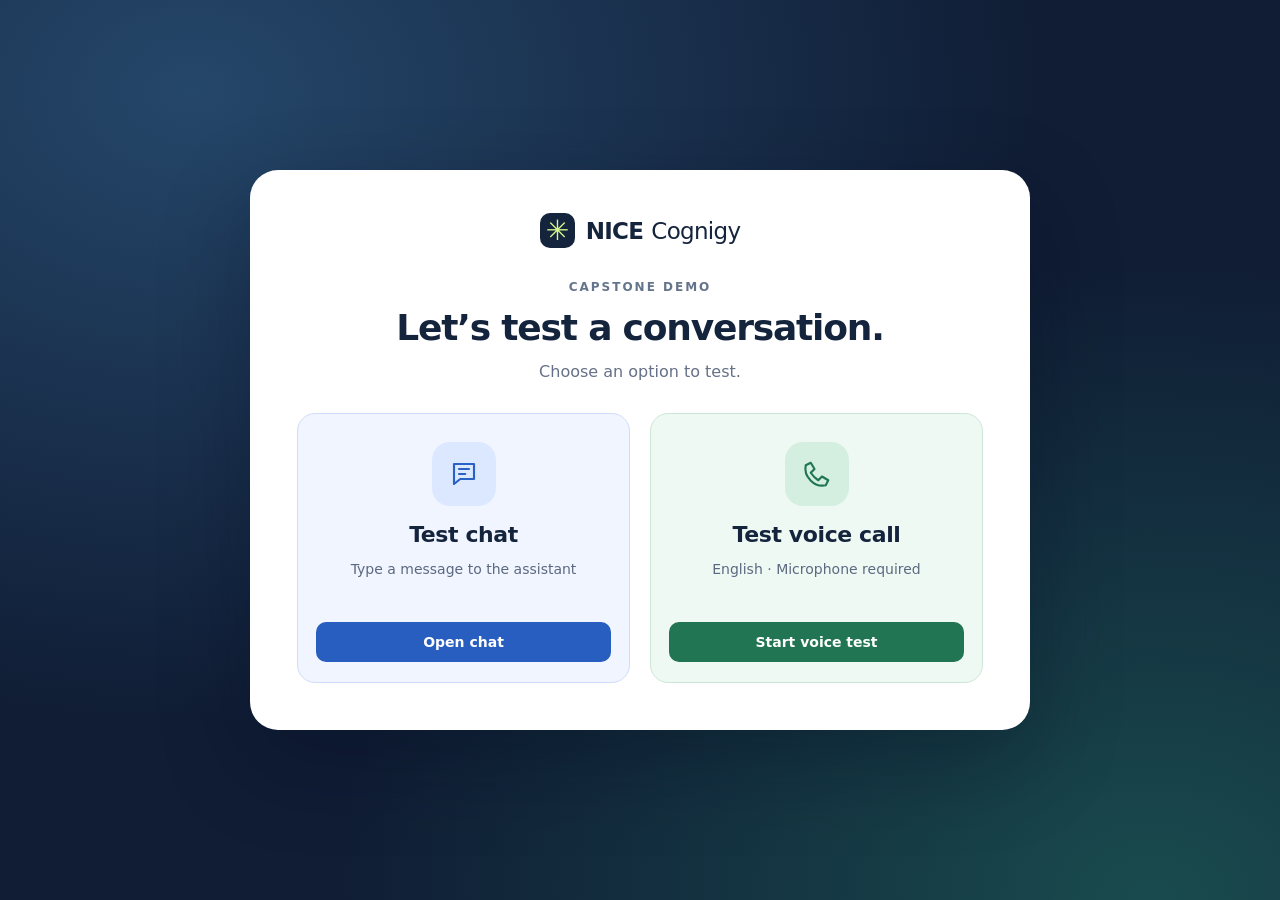
<file: index.html>
<!doctype html>
<html lang="en">
<head>
  <meta charset="utf-8">
  <meta name="viewport" content="width=device-width, initial-scale=1">
  <meta name="theme-color" content="#101d35">
  <meta name="description" content="Test the NICE Cognigy capstone chat and English voice assistant.">
  <title>NICE Cognigy Capstone</title>
  <link rel="stylesheet" href="styles.css?v=20261123-2">
  <script src="app.js" defer></script>
</head>
<body>
  <main>
    <p class="brand"><span class="brand-mark" aria-hidden="true">✳</span> NICE <span>Cognigy</span></p>
    <p class="project-label">CAPSTONE DEMO</p>
    <h1>Let’s test a conversation.</h1>
    <p class="intro">Choose an option to test.</p>
    <div class="options">
      <button class="option chat-option" type="button" data-chat>
        <span class="option-icon"><svg viewBox="0 0 24 24" aria-hidden="true"><path d="M4 4h16v12H9l-5 4Z"/><path d="M8 8h8M8 12h5"/></svg></span>
        <span class="option-title">Test chat</span>
        <span class="option-note">Type a message to the assistant</span>
        <span class="option-action" aria-hidden="true">Open chat</span>
      </button>
      <button class="option voice-option" type="button" id="open-voice">
        <span class="option-icon"><svg viewBox="0 0 24 24" aria-hidden="true"><path d="m7 3 3 5-3 3c2 3 3 4 6 6l3-3 5 3-2 4C10 23 1 14 3 5Z"/></svg></span>
        <span class="option-title">Test voice call</span>
        <span class="option-note">English · Microphone required</span>
        <span class="option-action" aria-hidden="true">Start voice test</span>
      </button>
    </div>
    <p id="chat-status" class="widget-status" role="status" aria-live="polite"></p>
    <noscript><p>Enable JavaScript to test chat and voice.</p></noscript>
  </main>
  <dialog id="voice-dialog" aria-labelledby="voice-title">
    <div class="dialog-header">
      <h2 id="voice-title">English voice call</h2>
      <button id="close-voice" class="close-button" aria-label="Close voice experience and end call">Close</button>
    </div>
    <p class="dialog-help">Allow microphone access when prompted. Closing this window ends the call.</p>
    <iframe id="voice-frame" title="Cognigy English click-to-call" allow="microphone; autoplay"></iframe>
  </dialog>
</body>
</html>
</file>
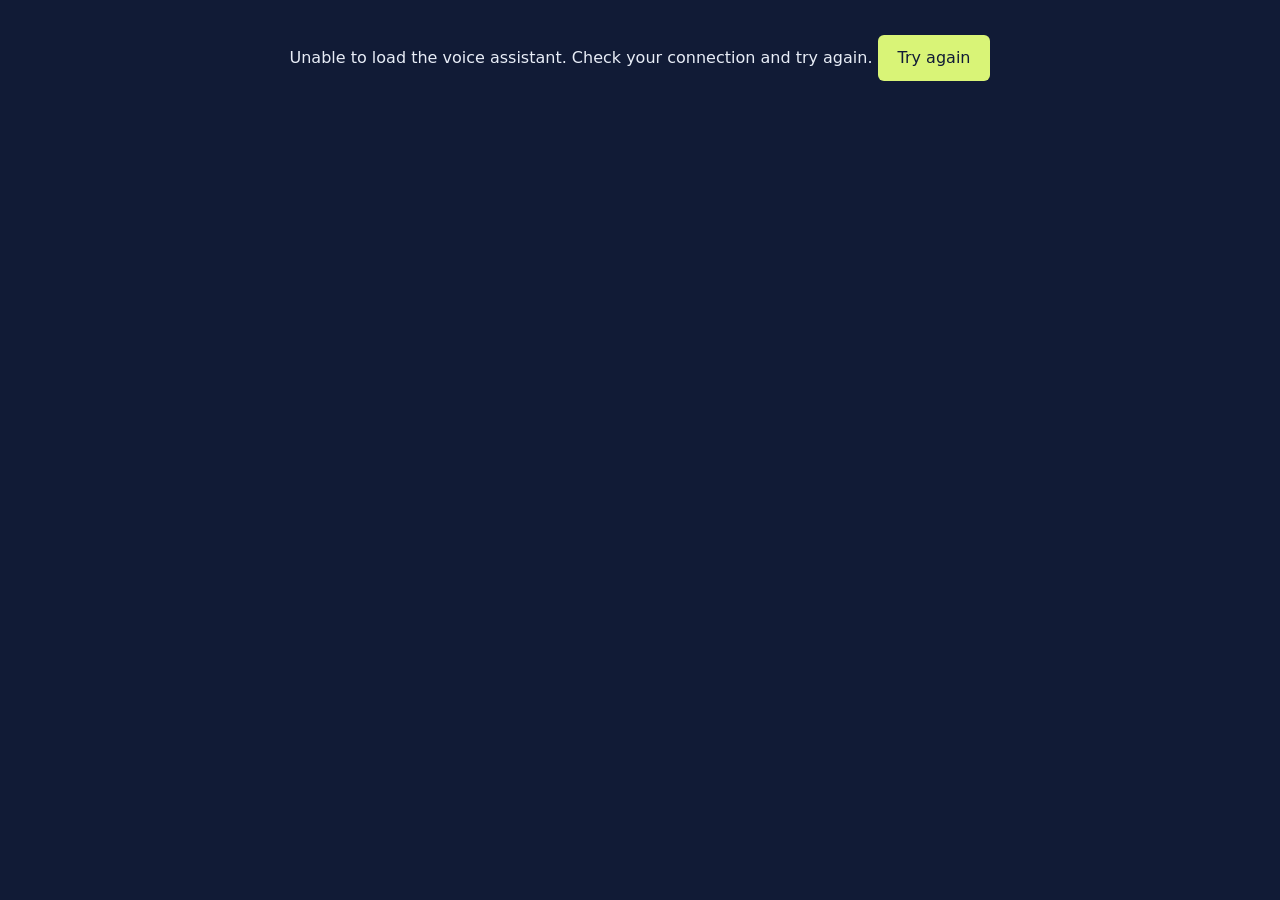
<file: voice.html>
<!doctype html>
<html lang="en">
<head>
  <meta charset="utf-8">
  <meta name="viewport" content="width=device-width, initial-scale=1">
  <title>English voice experience · Capstone Lab</title>
  <style>body{margin:0;background:#111b36;color:#e8edf7;font:16px/1.6 system-ui,sans-serif}#status{padding:35px 25px;text-align:center}a{color:#d9f477}#retry{background:#d9f477;color:#111b36;border:0;padding:10px 20px;border-radius:6px;font:inherit;cursor:pointer}</style>
</head>
<body>
  <div id="status" role="status" aria-live="polite">Preparing your English voice experience…</div>
  <script src="voice.js"></script>
</body>
</html>
</file>
<file: styles.css>
:root {
  font-family: "Segoe UI", system-ui, -apple-system, sans-serif;
  color: #15243d;
  background: #101d35;
  font-synthesis: none;
  color-scheme: light;
}
* { box-sizing: border-box; }
body {
  margin: 0;
  min-height: 100svh;
  display: grid;
  grid-template-columns: minmax(0, 1fr);
  place-items: center;
  padding: 48px 24px;
  background: radial-gradient(ellipse at 15% 10%, #25476a 0, transparent 55%), radial-gradient(ellipse at 90% 100%, #194b4e 0, transparent 50%), #101d35;
}
main {
  width: min(100%, 780px);
  min-width: 0;
  justify-self: center;
  text-align: center;
  background: #fff;
  padding: 42px 46px 46px;
  border: 1px solid #ffffff60;
  border-radius: 28px;
  box-shadow: 0 32px 90px #030b1c50;
}
.brand { display: flex; align-items: center; justify-content: center; gap: 8px; font-size: 23px; font-weight: 800; letter-spacing: -.7px; margin: 0 0 32px; }
.brand > span:last-child { font-weight: 450; }
.brand-mark { display: grid; place-items: center; width: 35px; height: 35px; border-radius: 10px; background: #15243d; color: #d5f78b; font-size: 28px; margin-right: 3px; }
.project-label { margin: 0 0 12px; font-size: 12px; font-weight: 700; letter-spacing: 2px; color: #64748b; }
h1 { font-size: clamp(28px, 4.5vw, 36px); font-weight: 750; line-height: 1.2; letter-spacing: -1.2px; margin: 0 0 12px; }
.intro { font-size: 16px; color: #657188; margin: 0 0 32px; }
.options { display: grid; grid-template-columns: 1fr 1fr; gap: 20px; }
button { font: inherit; cursor: pointer; touch-action: manipulation; }
.option { display: flex; flex-direction: column; align-items: center; gap: 12px; min-height: 270px; padding: 28px 18px 20px; border: 1px solid #cfddfa; border-radius: 18px; background: #f0f5ff; color: inherit; transition: transform .18s, box-shadow .18s, border-color .18s; }
.voice-option { background: #eff9f4; border-color: #cce7d9; }
.option:hover { transform: translateY(-4px); border-color: #7197e1; box-shadow: 0 12px 26px #1c4b9915; }
.voice-option:hover { border-color: #64ae8c; box-shadow: 0 12px 26px #18734e15; }
.option:active { transform: translateY(0); }
.option:disabled { opacity: .6; cursor: wait; transform: none; }
button:focus-visible { outline: 3px solid #3967c5; outline-offset: 4px; }
.option-icon { display: grid; place-items: center; width: 64px; height: 64px; border-radius: 18px; background: #dce8ff; color: #2b60c4; margin-bottom: 4px; }
.voice-option .option-icon { background: #d4efdf; color: #207653; }
.option svg { width: 30px; height: 30px; fill: none; stroke: currentColor; stroke-width: 1.7; stroke-linecap: round; stroke-linejoin: round; }
.option-title { font-size: 22px; font-weight: 700; letter-spacing: -.4px; }
.option-note { font-size: 14px; line-height: 1.5; color: #5b6980; }
.option-action { display: block; margin-top: auto; width: 100%; border-radius: 10px; padding: 12px 14px; background: #285ec0; color: #fff; font-size: 14px; font-weight: 650; }
.voice-option .option-action { background: #217552; }
.widget-status { font-size: 14px; line-height: 1.6; color: #616d81; margin: 20px 0 0; }
.widget-status:empty { display: none; }
.widget-status.error { color: #a13225; }
dialog { width: min(650px, calc(100% - 32px)); max-height: 90dvh; overflow: auto; padding: 24px; border: 1px solid #dbe1eb; border-radius: 20px; color: #17233d; background: white; box-shadow: 0 32px 90px #030b1c50; }
dialog::backdrop { background: #0b1429b3; backdrop-filter: blur(5px); }
.dialog-header { display: flex; align-items: center; justify-content: space-between; gap: 16px; }
h2 { font-size: 22px; margin: 0; }
.close-button { border: 1px solid #dbe1eb; border-radius: 9px; padding: 9px 14px; background: #f5f7fb; color: inherit; }
.close-button:hover { background: #e7ecf5; }
.dialog-help { font-size: 14px; color: #616d81; line-height: 1.6; }
iframe { display: block; width: 100%; height: 440px; border: 0; border-radius: 12px; background: #111b36; }
body:has(dialog[open]) { overflow: hidden; }
@media (max-width: 580px) {
  body { padding: 24px 16px; }
  main { padding: 28px 20px; border-radius: 22px; }
  .brand { margin-bottom: 26px; }
  .options { grid-template-columns: 1fr; gap: 14px; }
  .option { min-height: 230px; padding-top: 22px; }
  .option-icon { width: 52px; height: 52px; border-radius: 15px; }
  .option-action { margin-top: 6px; }
  dialog { padding: 18px; }
}
@media (prefers-reduced-motion: reduce) { .option { transition: none; } }
</file>
